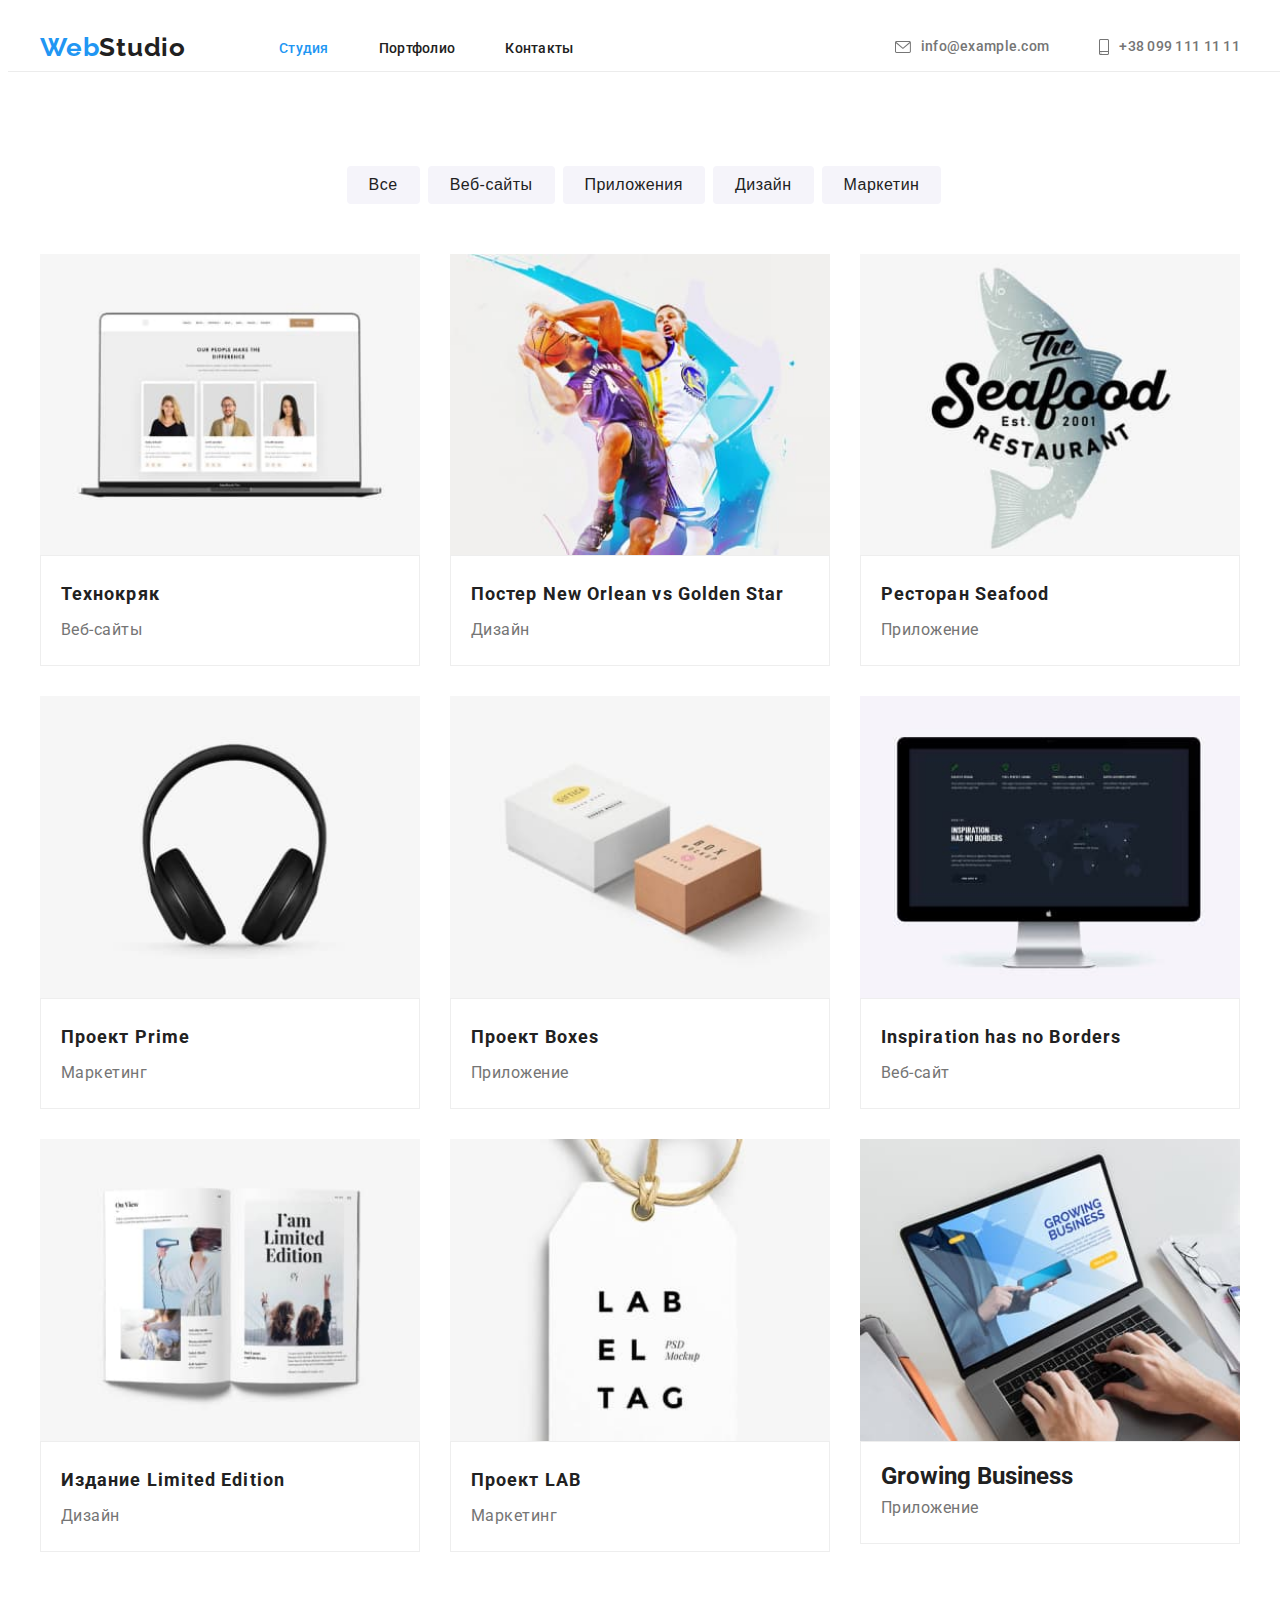
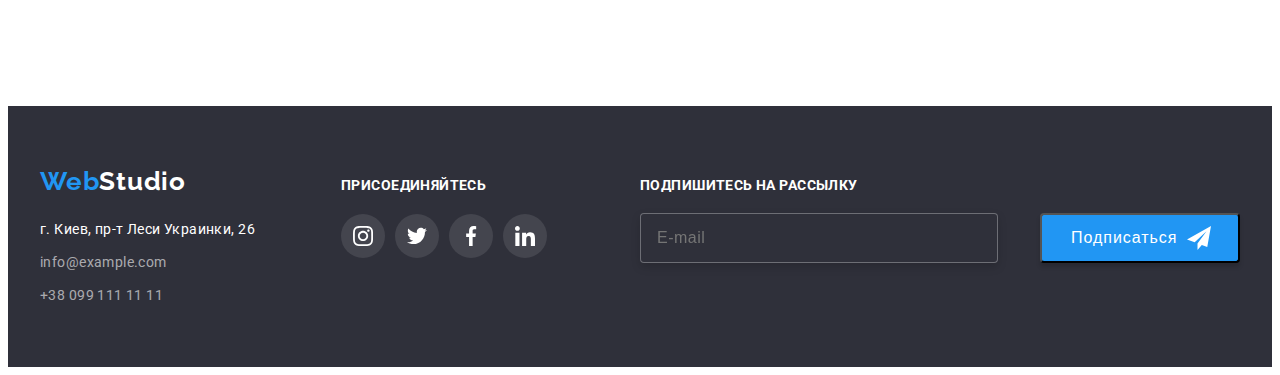
<file: portfolio.html>
<!DOCTYPE html>
<html lang="ru">

<head>
    <meta charset="UTF-8">
    <meta http-equiv="X-UA-Compatible" content="IE=edge">
    <meta name="viewport" content="width=device-width, initial-scale=1.0">
    <title>Портфолио</title>
    <link rel="preconnect" href="https://fonts.googleapis.com">
    <link rel="preconnect" href="https://fonts.gstatic.com" crossorigin>
    <link
        href="https://fonts.googleapis.com/css2?family=Raleway:wght@700&family=Roboto:wght@400;500;700;900&display=swap"
        rel="stylesheet">
    <link rel="stylesheet" href="https://cdnjs.cloudflare.com/ajax/libs/modern-normalize/1.1.0/modern-normalize.min.css"
        integrity="sha512-wpPYUAdjBVSE4KJnH1VR1HeZfpl1ub8YT/NKx4PuQ5NmX2tKuGu6U/JRp5y+Y8XG2tV+wKQpNHVUX03MfMFn9Q=="
        crossorigin="anonymous" referrerpolicy="no-referrer" />
    
<link rel="stylesheet" href="./css/main.min.css" /> 
</head>
<body>
    <!--Шапка сайта-->
    <header class="header">
      <div class="container header__container">
        <a class="logo header__logo link" href="/" target="_blank">
          <span id="logo-blue">Web</span><span id="logo-black">Studio</span>
        </a>
        <nav class="site-nav">
          <ul class="list site-list">
            <li class="site-list__item">
              <a class="link site-list__link current" href="./index.html">Студия</a>
            </li>
            <li class="site-list__item">
              <a class="link site-list__link" activetwo href="">Портфолио</a>
            </li>
            <li class="site-list__item">
              <a class="link site-list__link" href="">Контакты</a>
            </li>
          </ul>
        </nav>
        <div class="connect">
          <a class="link connect__email" href="mailto:info@example.com"
            ><svg class="connect__icon" width="16" height="12">
              <use href="./images3/icons2.svg#icon-envelope-hover"></use></svg
            >info@example.com</a
          >
          <a class="link connect__tel" href="tel:+380991111111"
            ><svg class="connect__icon" width="10" height="16">
              <use href="./images3/icons2.svg#icon-smartphone"></use></svg
            >+38 099 111 11 11</a
          >
        </div>
      </div>
      <hr size="0" width="1600" color="#ECECEC">
    </header>
    <main>
        <!--Герой-->
        <section class="about-buttons">
            <div class="container">
            <ul class="btn-list list">
                <li><button type="button" class="btn-list__item current">Все</button></li>
                <li><button type="button" class="btn-list__item ">Веб-сайты</button></li>
                <li><button type="button" class="btn-list__item ">Приложения</button></li>
                <li><button type="button" class="btn-list__item ">Дизайн</button></li>
                <li><button type="button" class="btn-list__item ">Маркетин</button></li>
            </div>
        </ul>
        </section>
            <!--Преимущества-->
            <div class="container cards">
            <ul class="cards-set">
                <li class="list cards__list">
                    <article class="card">
                        <div class="card-overlay">
                    <img src="./images2/img-10.jpg" alt="" width="270">
                    <p class="card-overlay__text">Технокряк это современная площадка распространения коронавируса. Компании используют эту платформу для цифрового
                    шпионажа и атак на защищённые сервера конкурентов.</p>
                        </div>
                        <div class="card-content">
                    <h2 class="card-content__title">Технокряк</h2>
                    <p class="card-content__aftertitle">Веб-сайты</p>
                        </div>
                    </article>
                </li>
                <li class="list cards__list">
                    <article class="card">
                        <div class="card-overlay">
                    <img src="./images2/img-3-2.jpg" alt="" width="270">
                    <p class="card-overlay__text">Технокряк это современная площадка распространения коронавируса. Компании используют эту платформу для цифрового
                        шпионажа и атак на защищённые сервера конкурентов.</p>
                    </div>
                    <div class="card-content">
                    <h2 lang="en" class="card-content__title">Постер New Orlean vs Golden Star</h2>
                    <p class="card-content__aftertitle">Дизайн</p>
                    </div>
                    </article>
                </li>
                <li class="list cards__list">
                    <article class="card">
                        <div class="card-overlay">
                    <img src="./images2/img-4-2.jpg" alt="" width="270">
                    <p class="card-overlay__text">Технокряк это современная площадка распространения коронавируса. Компании используют эту платформу для цифрового
                        шпионажа и атак на защищённые сервера конкурентов.</p>
                    </div>
                    <div class="card-content">
                    <h2 lang="en" class="card-content__title">Ресторан Seafood</h2>
                    <p class="card-content__aftertitle">Приложение</p>
                    </div>
                    </article>
                </li>
                <li class="list cards__list">
                    <article class="card">
                        <div class="card-overlay">
                    <img src="./images2/img-5-2.jpg" alt="" width="270">
                    <p class="card-overlay__text">Технокряк это современная площадка распространения коронавируса. Компании используют эту платформу
                        для цифрового
                        шпионажа и атак на защищённые сервера конкурентов.</p>
                    </div>
                    <div class="card-content">
                    <h2 lang="en" class="card-content__title">Проект Prime</h2>
                    <p class="card-content__aftertitle">Маркетинг</p>
                    </div>
                    </article>
                </li>
                <li class="list cards__list">
                    <article class="card">
                        <div class="card-overlay">
                    <img src="./images2/img-2-2.jpg" alt="" width="270">
                    <p class="card-overlay__text">Технокряк это современная площадка распространения коронавируса. Компании используют эту платформу
                        для цифрового
                        шпионажа и атак на защищённые сервера конкурентов.</p>
                    </div>
                    <div class="card-content">
                    <h2 lang="en" class="card-content__title">Проект Boxes</h2>
                    <p class="card-content__aftertitle">Приложение</p>
                    </div>
                    </article>
                </li>
                <li class="list cards__list">
                    <article class="card">
                        <div class="card-overlay">
                    <img src="./images2/img-6-3.jpg" alt="" width="270">
                    <p class="card-overlay__text">Технокряк это современная площадка распространения коронавируса. Компании используют эту платформу
                        для цифрового
                        шпионажа и атак на защищённые сервера конкурентов.</p>
                    </div>
                    <div class="card-content">
                    <h2 lang="en" class="card-content__title">Inspiration has no Borders</h2>
                    <p class="card-content__aftertitle">Веб-сайт</p>
                    </div>
                    </article>
                </li>
                <li class="list cards__list">
                    <article class="card">
                        <div class="card-overlay">
                    <img src="./images2/img-7-2.jpg" alt="" width="270">
                    <p class="card-overlay__text">Технокряк это современная площадка распространения коронавируса. Компании используют эту платформу
                        для цифрового
                        шпионажа и атак на защищённые сервера конкурентов.</p>
                    </div>
                    <div class="card-content">
                    <h2 class="card-content__title">Издание Limited Edition</h2>
                    <p class="card-content__aftertitle">Дизайн</p>
                    </div>
                    </article>
                </li>
                <li class="list cards__list">
                    <article class="card">
                        <div class="card-overlay">
                    <img src="./images2/img-8-2.jpg" alt="" width="270">
                    <p class="card-overlay__text">Технокряк это современная площадка распространения коронавируса. Компании используют эту платформу
                        для цифрового
                        шпионажа и атак на защищённые сервера конкурентов.</p>
                    </div>
                    <div class="card-content">
                    <h2 lang="en" class="card-content__title">Проект LAB</h2>
                    <p class="card-content__aftertitle">Маркетинг</p>
                    </div>
                    </article>
                </li>
                <li class="list cards__list">
                    <article class="card">
                        <div class="card-overlay">
                    <img src="./images2/img-9-2.jpg" alt="" width="270">
                    <p class="card-overlay__text">Технокряк это современная площадка распространения коронавируса. Компании используют эту платформу
                        для цифрового
                        шпионажа и атак на защищённые сервера конкурентов.</p>
                    </div>
                    <div class="card-content">
                    <h2 lang="en" class="cards-title">Growing Business</h2>
                    <p class="card-content__aftertitle">Приложение</p>
                    </div>
                    </article>
                </li>
            </div>
            </ul>
        </section>
    </main>

    <!--Футер-->

<footer class="footer">
      <div class="main-footer container">
        <div class="footer-left">
          <a class="footer-logo link" href="/" target="_blank">
            <span id="logo-blue">Web</span><span id="logo-white">Studio</span>
          </a>
          <address class="address">г. Киев, пр-т Леси Украинки, 26</address>
          <address class="address tel">
            <p class="address-text">
              <a class="link" href="mailto:info@example.com">info@example.com</a>
            </p>
            <p>
              <a class="link tel" href="tel:+380991111111">+38 099 111 11 11</a>
            </p>
          </address>
        </div>

        <div class="footer-right">
          <p class="footer-right__title">присоединяйтесь</p>
          <ul class="footer-right__list list">
            <li class="footer-right__item">
              <a href="" class="footer-right__link"
                ><svg class="footer-right__icon" width="20" height="20">
                  <use href="./images3/icons.svg#icon-instagram"></use></svg
              ></a>
            </li>
            <li class="footer-right__item">
              <a href="" class="footer-right__link"
                ><svg class="footer-right__icon" width="20" height="20">
                  <use href="./images3/icons.svg#icon-twitter"></use></svg
              ></a>
            </li>
            <li class="footer-right__item">
              <a href="" class="footer-right__link"
                ><svg class="footer-right__icon" width="20" height="20">
                  <use href="./images3/icons.svg#icon-facebook"></use></svg
              ></a>
            </li>
            <li class="footer-right__item">
              <a href="" class="footer-right__link"
                ><svg class="footer-right__icon" width="20" height="20">
                  <use href="./images3/icons.svg#icon-linkedin"></use></svg
              ></a>
            </li>
          </ul>
        </div>
        <form action="#" class="online-form">
          <p class="footer-online__title">Подпишитесь на рассылку</p>
          <div class="online-form-section">
            <input type="text" placeholder="E-mail" name="email" class="online-input" />
            <button type="button" class="online-form-button">
              Подписаться<svg class="footer-online-icon" width="24" height="24">
                <use href="./images5/icons4.svg#icon-icon-send"></use>
              </svg>
            </button>
          </div>
        </form>
      </div>
    </footer>
    <script src="./js/modal.js"></script>
  </body>
</html>
</file>
<file: css/main.min.css>
:root{--header-color: #ffffff;--first-title-color: #212121;--second-title-color: #757575;--accent-color: #2196f3;--first-btn-color: #ffffff;--second-btn-color: #2196f3}body{font-family:Roboto, sans-serif;color:var(--first-title-color)}p,h1,h2,h3,h4,h5,h6{margin:0}ul,ol{margin:0;padding-left:0}img{display:block;min-width:100%;height:auto}.list{list-style:none}.link{text-decoration:none}.img{display:block}.container{width:1200px;padding-left:15px;padding-right:15px;margin:0 auto}.site-list__link.current{color:#2196f3}.header{background:var(--header-color);padding-top:24px;margin-bottom:25px}.hr{margin:0;min-height:100vh;display:flex;justify-content:center;align-items:center;border:1px solid #ececec;margin-top:25px}.header__container{display:flex;align-items:center}.site-list{display:flex}.connect{margin-left:auto;display:flex}.header__logo{font-family:Raleway;font-style:normal;font-weight:bold;font-size:26px;line-height:1.19;letter-spacing:0.03em;color:var(--first-title-color);margin-right:93px}#logo-black{color:var(--first-title-color)}#logo-blue{color:var(--accent-color)}.connect__email{margin-right:50px}.connect__email:hover,.connect__email:focus{color:var(--accent-color)}.connect__tel:hover,.connect__tel:focus{color:var(--accent-color)}.connect__email,.connect__tel{font-weight:500;font-size:14px;line-height:1.14;letter-spacing:0.02em;color:#757575;display:flex;align-items:center;transition:color 250ms cubic-bezier(0.4, 0, 0.2, 1)}.connect__icon{margin-right:10px;fill:currentColor;transition:color 250ms cubic-bezier(0.4, 0, 0.2, 1)}.connect__icon:hover,.connect__icon:focus{color:var(--accent-color)}.site-list__link{position:relative;font-weight:500;font-size:14px;line-height:1.14px;letter-spacing:0.02em;color:#212121;transition:color 250ms cubic-bezier(0.4, 0, 0.2, 1)}.site-list__link:hover,.site-list__link:focus{color:var(--accent-color)}.site-list__link.active::after{content:'';display:flex;width:100%;height:4px;background:#2196f3;border-radius:2px;position:absolute;margin-top:28px}.site-list__link.activetwo::before{content:'';display:flex;width:100%;height:4px;background:#2196f3;border-radius:2px;position:absolute;margin-top:28px}.site-list__item:not(:last-child){margin-right:50px}.hero__container{justify-content:center}.hero__button{cursor:pointer}.hero__button{font-family:inherit;font-weight:bold;font-size:16px;line-height:1.8;letter-spacing:0.06em;color:var(--first-btn-color);background-color:var(--second-btn-color);padding-right:32px;padding-left:32px;padding-top:10px;padding-bottom:10px;border-radius:4px;transition:color 250ms cubic-bezier(0.4, 0, 0.2, 1)}.hero{padding-top:200px;padding-bottom:200px;background:rgba(47,48,58,0.4);background-image:linear-gradient(rgba(47,48,58,0.4), rgba(47,48,58,0.4)),url(../images3/Img-2.jpg);background-position:center;background-repeat:no-repeat;max-width:1600px;margin:0 auto}.hero{padding-top:200px;padding-bottom:200px;text-align:center}.hero__title{font-weight:900;font-size:44px;line-height:1.36;text-align:center;letter-spacing:0.06em;text-transform:uppercase;color:#ffffff;margin-bottom:30px;width:686px;margin-right:auto;margin-left:auto}.features{padding-top:94px}.features-image{background:#f5f4fa;border-radius:4px;width:270px;height:120px;display:flex;justify-content:center;align-items:center;margin-bottom:30px}.features-image__icon{fill:#212121}.features-list__item{font-weight:500;font-size:16px;line-height:1.6;text-align:center;letter-spacing:0.03em;color:#212121;width:270px}.features-list__item:not(:last-child){margin-right:30px}.features-list__item h3{font-weight:bold;font-size:14px;line-height:1.14;letter-spacing:0.03em;text-transform:uppercase;color:#212121;text-align:left}.features-list{display:flex;justify-content:center}.features-list__title{font-weight:normal;font-size:14px;line-height:1.7;letter-spacing:0.03em;color:#757575;display:list-item;text-align:left;margin-top:10px}.about{padding-top:94px;padding-bottom:94px}.about-title{font-weight:bold;font-size:36px;line-height:1.16;text-align:center;letter-spacing:0.03em;color:#212121;margin-bottom:50px}.about-list{display:flex;flex-wrap:wrap}.about-list__item:not(:last-child){margin-right:30px}.about-list__item{position:relative}.about-text{position:absolute;bottom:0;left:0;width:100%;height:70px;background:rgba(47,48,58,0.8);padding:27px;font-weight:bold;font-size:14px;line-height:1.14;text-align:center;letter-spacing:0.03em;text-transform:uppercase;color:#ffffff}.team{padding-top:94px;padding-bottom:94px;background-color:#f5f4fa}.team-list{display:flex;flex-wrap:wrap;padding:0;margin:0}.our-team{background:#ffffff;box-shadow:0px 1px 3px rgba(0,0,0,0.12),0px 1px 1px rgba(0,0,0,0.14),0px 2px 1px rgba(0,0,0,0.2);border-radius:0px 0px 4px 4px;overflow:hidden}.team-list__item:not(:last-child){margin-right:30px}.team-pre-title{font-weight:bold;font-size:36px;line-height:1.16;text-align:center;letter-spacing:0.03em;color:#212121;margin-bottom:50px}.team-content{padding-bottom:30px;padding-top:30px;box-shadow:0px 1px 3px rgba(0,0,0,0.12),0px 1px 1px rgba(0,0,0,0.14),0px 2px 1px rgba(0,0,0,0.2)}.team-images-list__link{width:44px;height:44px;background-color:#ffffff;display:flex;justify-content:center;align-items:center;border-radius:50%;transition:background-color 250ms cubic-bezier(0.4, 0, 0.2, 1)}.team-images-list__link:hover,.team-images-list__link:focus{background-color:#2196f3}.team-images-list__link .team-images-list__icon:hover,.team-images-list__link .team-images-list__icon:focus,.team-images-list__link .team-images-list__icon:hover,.team-images-list__link .team-images-list__icon:focus{fill:#ffffff}.team-images-list__icon{fill:#afb1b8;transition:color 250ms cubic-bezier(0.4, 0, 0.2, 1)}.team-images-list{display:flex;justify-content:center}.team-images-list__item+.team-images-list__item{margin-left:10px}.team-content__title{font-weight:500;font-size:16px;line-height:1.18;text-align:center;letter-spacing:0.03em;color:#212121;padding-bottom:10px}.team-content__text{font-weight:normal;font-size:16px;line-height:1.18;text-align:center;letter-spacing:0.03em;color:#757575;margin-bottom:16px}.clients__title{font-family:Roboto;font-style:normal;font-weight:bold;font-size:36px;line-height:1.1;text-align:center;letter-spacing:0.03em;color:#212121;margin-bottom:50px}.section-clients{padding-top:94px;padding-bottom:94px}.clients__list{display:flex;justify-content:center;margin:0;padding:0}.clients__item{margin-right:30px}.clients__link{width:170px;height:92px;display:flex;justify-content:center;align-items:center;border:1px solid #afb1b8;box-sizing:border-box;border-radius:4px;transition:background-color 250ms cubic-bezier(0.4, 0, 0.2, 1)}.clients__link:hover,.clients__link:focus{fill:var(--accent-color);border:1px solid #2196f3}.clients__link{fill:#afb1b8}.backdrop{position:fixed;top:0;left:0;width:100%;height:100%;background:rgba(0,0,0,0.2);transition:250ms cubic-bezier(0.4, 0, 0.2, 1)}.backdrop.is-hidden{opacity:0;pointer-events:none}.backdrop.is-hidden .modal{transform:scale(0.5),translate(-50%, -50%) rotate(0deg)}.modal{position:absolute;width:528px;height:581px;left:50%;top:50%;background:#ffffff;transform:translate(-50%, -50%) scale(1) rotate(360deg);transition:transform 500ms;transition:color 250ms cubic-bezier(0.4, 0, 0.2, 1);padding-top:40px;padding-left:40px;padding-right:40px}.modal-button{position:absolute;top:8px;right:8px;width:30px;height:30px;display:flex;justify-content:center;align-items:center;background:#ffffff;border:1px solid rgba(0,0,0,0.1);box-sizing:border-box;border-radius:50%;margin-left:490px;margin-bottom:543px;transition:color 250ms cubic-bezier(0.4, 0, 0.2, 1)}.modal-button{fill:#000000}.modal-button:hover,.modal-button:focus{fill:#2196f3;border-color:#2196f3}.modal-title{position:relative;font-weight:bold;font-size:20px;line-height:1.15;text-align:center;letter-spacing:0.03em;color:#212121;margin-bottom:12px}.form-field__input{width:448px;height:40px;left:576px;top:314px;border:1px solid rgba(33,33,33,0.2);box-sizing:border-box;border-radius:4px;padding-left:42px;transition:color 250ms cubic-bezier(0.4, 0, 0.2, 1);outline:none}.form-field__input::placeholder{font-size:14px;line-height:16px;letter-spacing:0.01em;color:rgba(117,117,117,0.5);font-family:Roboto;font-style:normal;font-weight:normal}.form-inputtwo{width:448px;height:120px;left:576px;top:518px;border:1px solid rgba(33,33,33,0.2);box-sizing:border-box;border-radius:4px;padding-left:16px}.form-field{position:relative;margin-bottom:10px}.form-field__label{font-size:12px;line-height:1.16;letter-spacing:0.01em;color:#757575;display:block;margin-bottom:4px;padding-right:10px;transition:color 250ms cubic-bezier(0.4, 0, 0.2, 1)}.form-filed__text{position:relative;width:100%;height:120px;padding:12px 16px;border:1px solid rgba(33,33,33,0.2);border-radius:4px;resize:none;color:rgba(117,117,117,0.5);font-family:Roboto;font-style:normal;font-weight:normal;font-size:12px;line-height:14px;letter-spacing:0.01em;transition:color 250ms cubic-bezier(0.4, 0, 0.2, 1);color:rgba(117,117,117,0.5);outline:none}.form-filed__text::placeholder{font-family:Roboto;font-style:normal;font-weight:normal;font-size:14px;line-height:16px;letter-spacing:0.01em;color:rgba(117,117,117,0.5)}.form-field__icon{position:absolute;display:inline-block;top:50%;left:12px;transition:color 250ms cubic-bezier(0.4, 0, 0.2, 1);fill:#212121}.form-filed__text:focus,.form-field__input:focus{border-color:#2196f3}.form-field .form-field__icon:focus-within{fill:#2196f3}.link.form-field-policy__link{font-size:14px;line-height:24px;letter-spacing:0.03em;color:#757575;transition:color 250ms cubic-bezier(0.4, 0, 0.2, 1)}.modal-submit-button{font-size:16px;line-height:30px;display:flex;align-items:center;text-align:center;letter-spacing:0.06em;color:#ffffff;background:#2196f3;box-shadow:0px 4px 4px rgba(0,0,0,0.15);border-radius:4px;width:200px;height:50px;justify-content:center;margin-right:auto;margin-left:auto;margin-top:30px;border:none}.form-field-policy{display:flex;align-items:center}.link.form-field-policy__link{margin-left:3px;color:#2196f3;text-decoration:underline}.check-text{font-size:14px;line-height:24px;letter-spacing:0.03em;color:#757575;display:flex;align-items:center}.check-text::before{content:'';border:2px solid #212121;margin-right:8.38px;width:16px;height:15px;border-radius:2px;margin-right:8.38px}.policy-check:checked+.check-text::before{border:none;background-repeat:no-repeat;background-position:center;background-size:cover;background-image:url(../images5/icon-check.svg)}.policy-check{visibility:hidden}.footer{background-color:#2f303a;padding-top:60px;padding-bottom:60px}.address{color:var(--header-color)}.footer-logo{font-family:Raleway;font-style:normal;font-weight:bold;font-size:26px;line-height:1.19;letter-spacing:0.03em;color:#2196f3}.footer .link:hover,.footer .link:focus,.footer .tel:hover,.footer .tel:focus{color:var(--accent-color)}.footer .link,.footer .tel{color:rgba(255,255,255,0.6);transition:color 250ms cubic-bezier(0.4, 0, 0.2, 1)}#logo-white{color:#ffffff}.footer .address{font-style:normal}.address.address.tel{margin-top:9px}.footer.footer-logo{padding-bottom:9px;margin-top:60px}.address.address{margin-top:20px}.address-text{margin-bottom:9px}.footer-right__title{font-style:normal;font-weight:bold;font-size:14px;line-height:1.14;letter-spacing:0.03em;text-transform:uppercase;color:#ffffff;text-align:center;text-align:left;margin-bottom:20px}.footer-right__link .footer-right__icon:hover,.footer-right__link .footer-right__icon:focus,.footer-right__link .footer-right__icon:hover,.footer-right__link .footer-right__icon:focus{fill:#ffffff}.footer-right__icon{fill:#ffffff;transition:color 250ms cubic-bezier(0.4, 0, 0.2, 1)}.footer-right__link{width:44px;height:44px;background-color:rgba(255,255,255,0.1);display:flex;justify-content:center;align-items:center;border-radius:50%;transition:color 250ms cubic-bezier(0.4, 0, 0.2, 1)}.footer-right__link:hover,.footer-right__link:focus{background-color:#2196f3}.footer-right__list{display:flex;justify-content:center}.footer-right__item+.footer-right__item{margin-left:10px}.main-footer{display:flex;align-items:baseline}.footer-right{text-align:left;margin-left:70px}.address.address{font-family:Roboto;font-style:normal;font-weight:normal;font-size:14px;line-height:24px;letter-spacing:0.03em;width:231px}.link.tel{font-family:Roboto;font-style:normal;font-weight:normal;font-size:14px;line-height:24px;letter-spacing:0.03em}.footer-online__title{font-family:Roboto;font-style:normal;font-weight:bold;font-size:14px;line-height:16px;letter-spacing:0.03em;text-transform:uppercase;color:#ffffff;margin-bottom:20px}.footer-online-title{font-family:Roboto;font-style:normal;font-weight:bold;font-size:14px;line-height:16px;letter-spacing:0.03em;text-transform:uppercase;color:#ffffff;margin-bottom:20px}.online-input{color:rgba(255,255,255,0.6);font-size:16px;line-height:20px;display:flex;align-items:center;letter-spacing:0.03em;width:358px;height:50px;background:#2f303a;border:1px solid rgba(255,255,255,0.3);box-sizing:border-box;filter:drop-shadow(0px 4px 4px rgba(0,0,0,0.15));border-radius:4px;padding-top:15px;padding-bottom:15px;padding-left:16px;transition:color 250ms cubic-bezier(0.4, 0, 0.2, 1)}.online-input:hover,.online-input:focus{color:#2196f3}.online-form{flex-grow:1;margin-left:93px}.online-form-section{display:flex;justify-content:space-between}.online-form-button{font-size:16px;line-height:30px;display:flex;align-items:center;text-align:center;letter-spacing:0.06em;color:#ffffff;background:#2196f3;box-shadow:0px 4px 4px rgba(0,0,0,0.15);border-radius:4px;width:200px;height:50px;margin-left:12px;padding-top:10px;padding-bottom:10px;padding-left:29px}.footer-online-icon{fill:#ffffff;margin-left:10px}.about-buttons{margin-top:94px}.btn-list__item{cursor:pointer}.btn-list__item{font-weight:500;font-size:16px;line-height:1.6;text-align:center;letter-spacing:0.03em;color:#212121;background:#f5f4fa;border-radius:4px;margin-bottom:50px;padding-bottom:6px;padding-top:6px;padding-left:22px;padding-right:22px;margin-left:8px;border:none;transition:color 250ms cubic-bezier(0.4, 0, 0.2, 1)}.btn-list__item:hover,.btn-list__item:focus{background-color:var(--accent-color);color:#ffffff;box-shadow:0px 3px 1px rgba(0,0,0,0.1),0px 1px 2px rgba(0,0,0,0.08),0px 2px 2px rgba(0,0,0,0.12);border-radius:4px}.btn-list{display:flex;justify-content:center}.cards-set{padding:0;margin:0;list-style:0;display:flex;flex-wrap:wrap;margin-left:-30px;margin-bottom:30px}.cards__list{width:calc(100% / 3 - 30px);margin-left:30px;margin-bottom:30px}.card-overlay__text{position:absolute;top:0;left:0;color:#ffffff;background:rgba(33,150,243,0.9);font-weight:normal;font-size:18px;line-height:1.8;letter-spacing:0.03em;padding-top:64px;padding-bottom:64px;padding-left:24px;padding-right:24px;height:100%;transform:translateY(100%);transition:transform 250ms cubic-bezier(0.4, 0, 0.2, 1);overflow:auto}.cards__list:hover .card-overlay__text{transform:translateY(0)}.card{background:#ffffff;border-radius:1px solid #eeeeee;overflow:hidden;box-sizing:border-box;transition:color 250ms cubic-bezier(0.4, 0, 0.2, 1)}.card:hover{box-shadow:0px 1px 1px rgba(0,0,0,0.12),0px 4px 4px rgba(0,0,0,0.06),1px 4px 6px rgba(0,0,0,0.16)}.card-overlay{position:relative;overflow:hidden}.card-overlay::before.card{display:inline-block;position:absolute;content:'';width:100%;height:100%;background:rgba(33,150,243,0.9);opacity:0;transition:transform 250ms cubic-bezier(0.4, 0, 0.2, 1)}.card-overlay:hover::before{opacity:1}.container.cards{padding-bottom:94px}.card-content{padding-left:20px;padding-right:20px;padding-bottom:20px;padding-top:20px;border:1px solid #eeeeee}.card-content__title{font-weight:bold;font-size:18px;line-height:2;letter-spacing:0.06em;color:#212121}.card-content__aftertitle{font-weight:normal;font-size:16px;line-height:1.8;letter-spacing:0.03em;color:#757575;margin-top:4px}
/*# sourceMappingURL=main.min.css.map */
</file>
